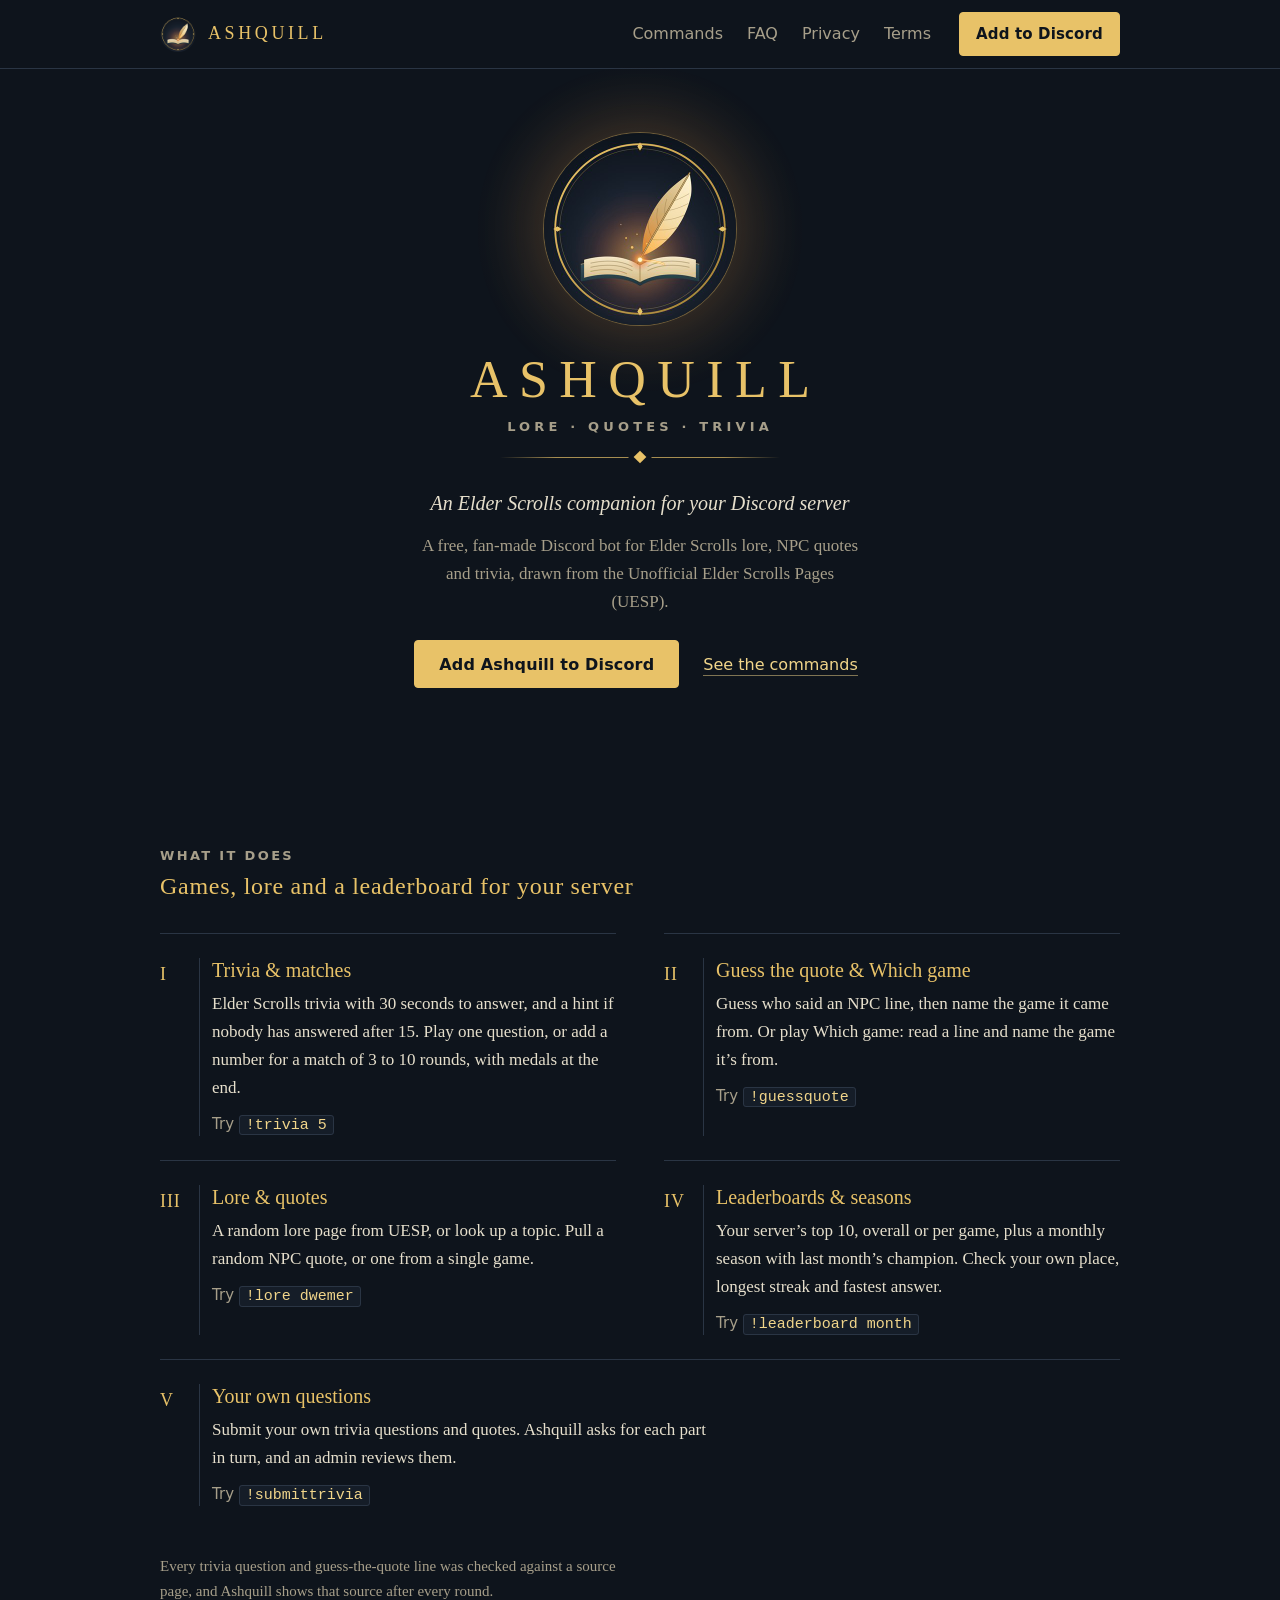
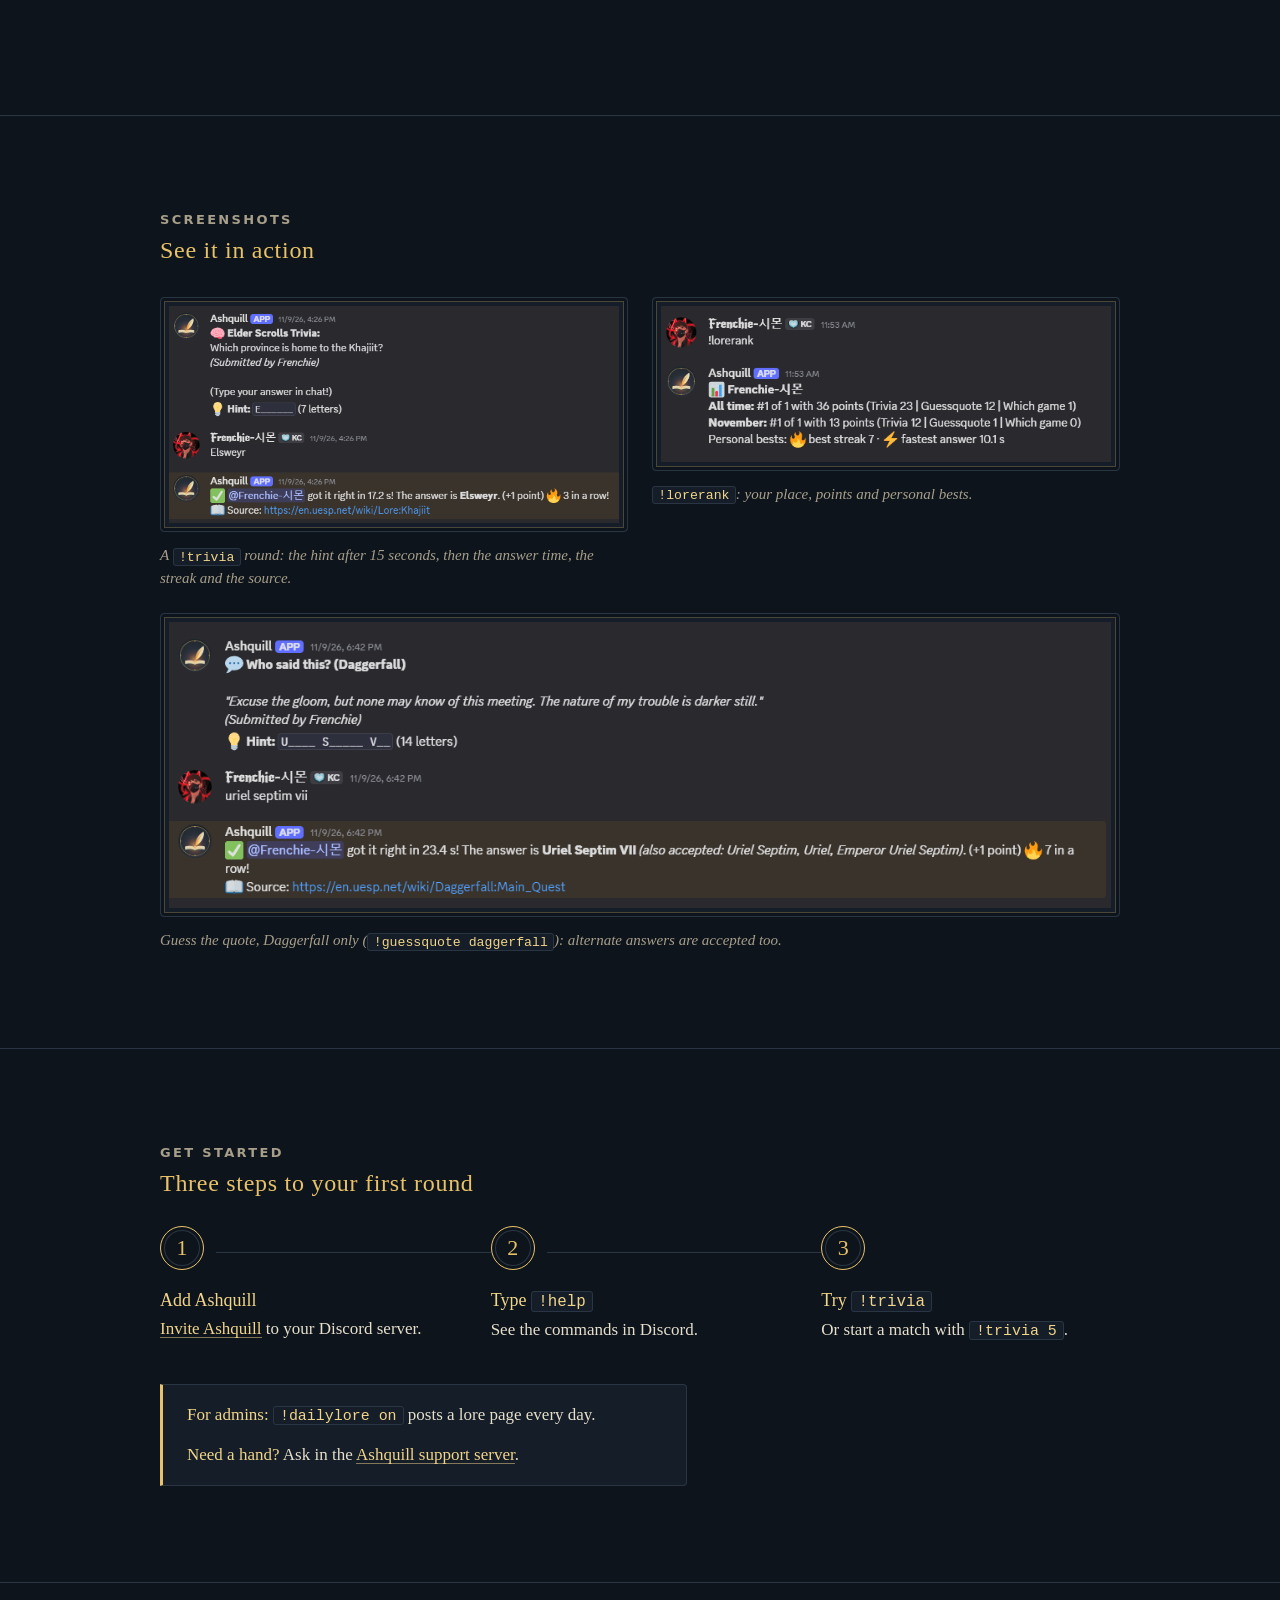
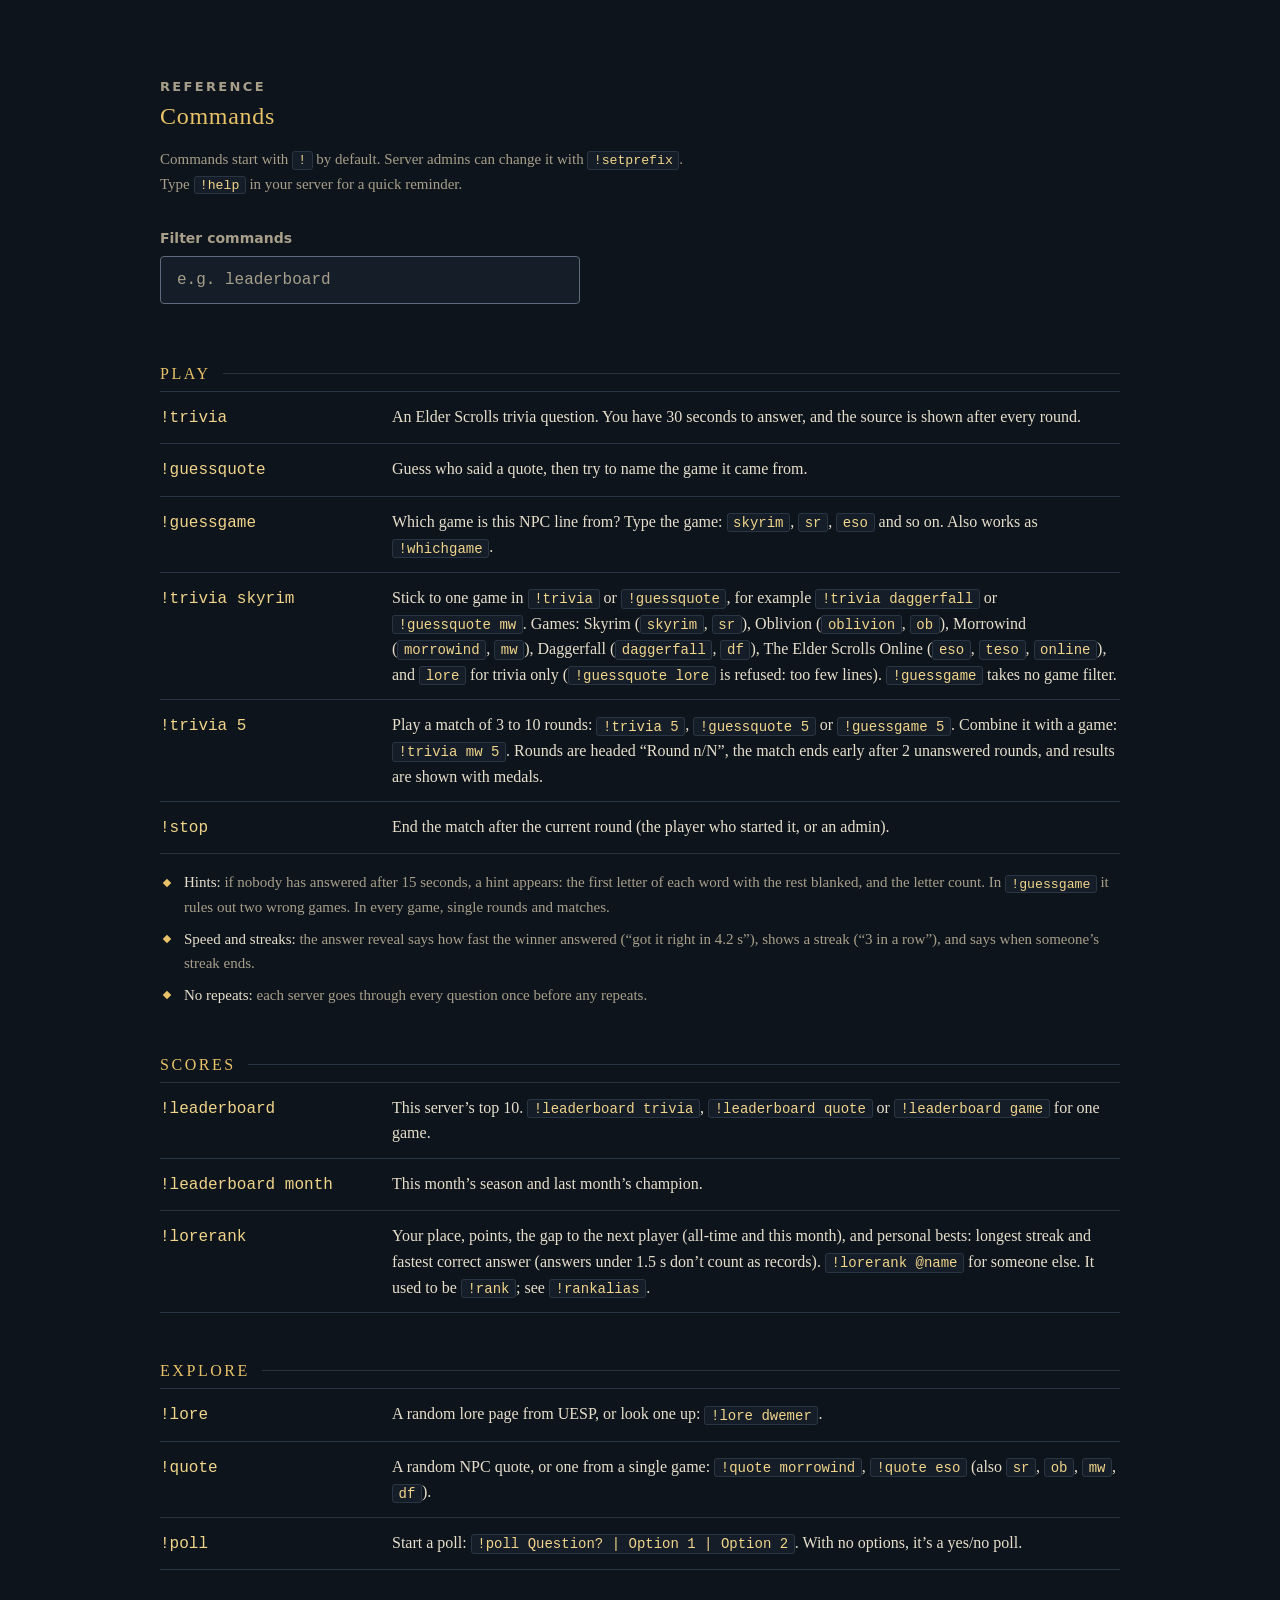
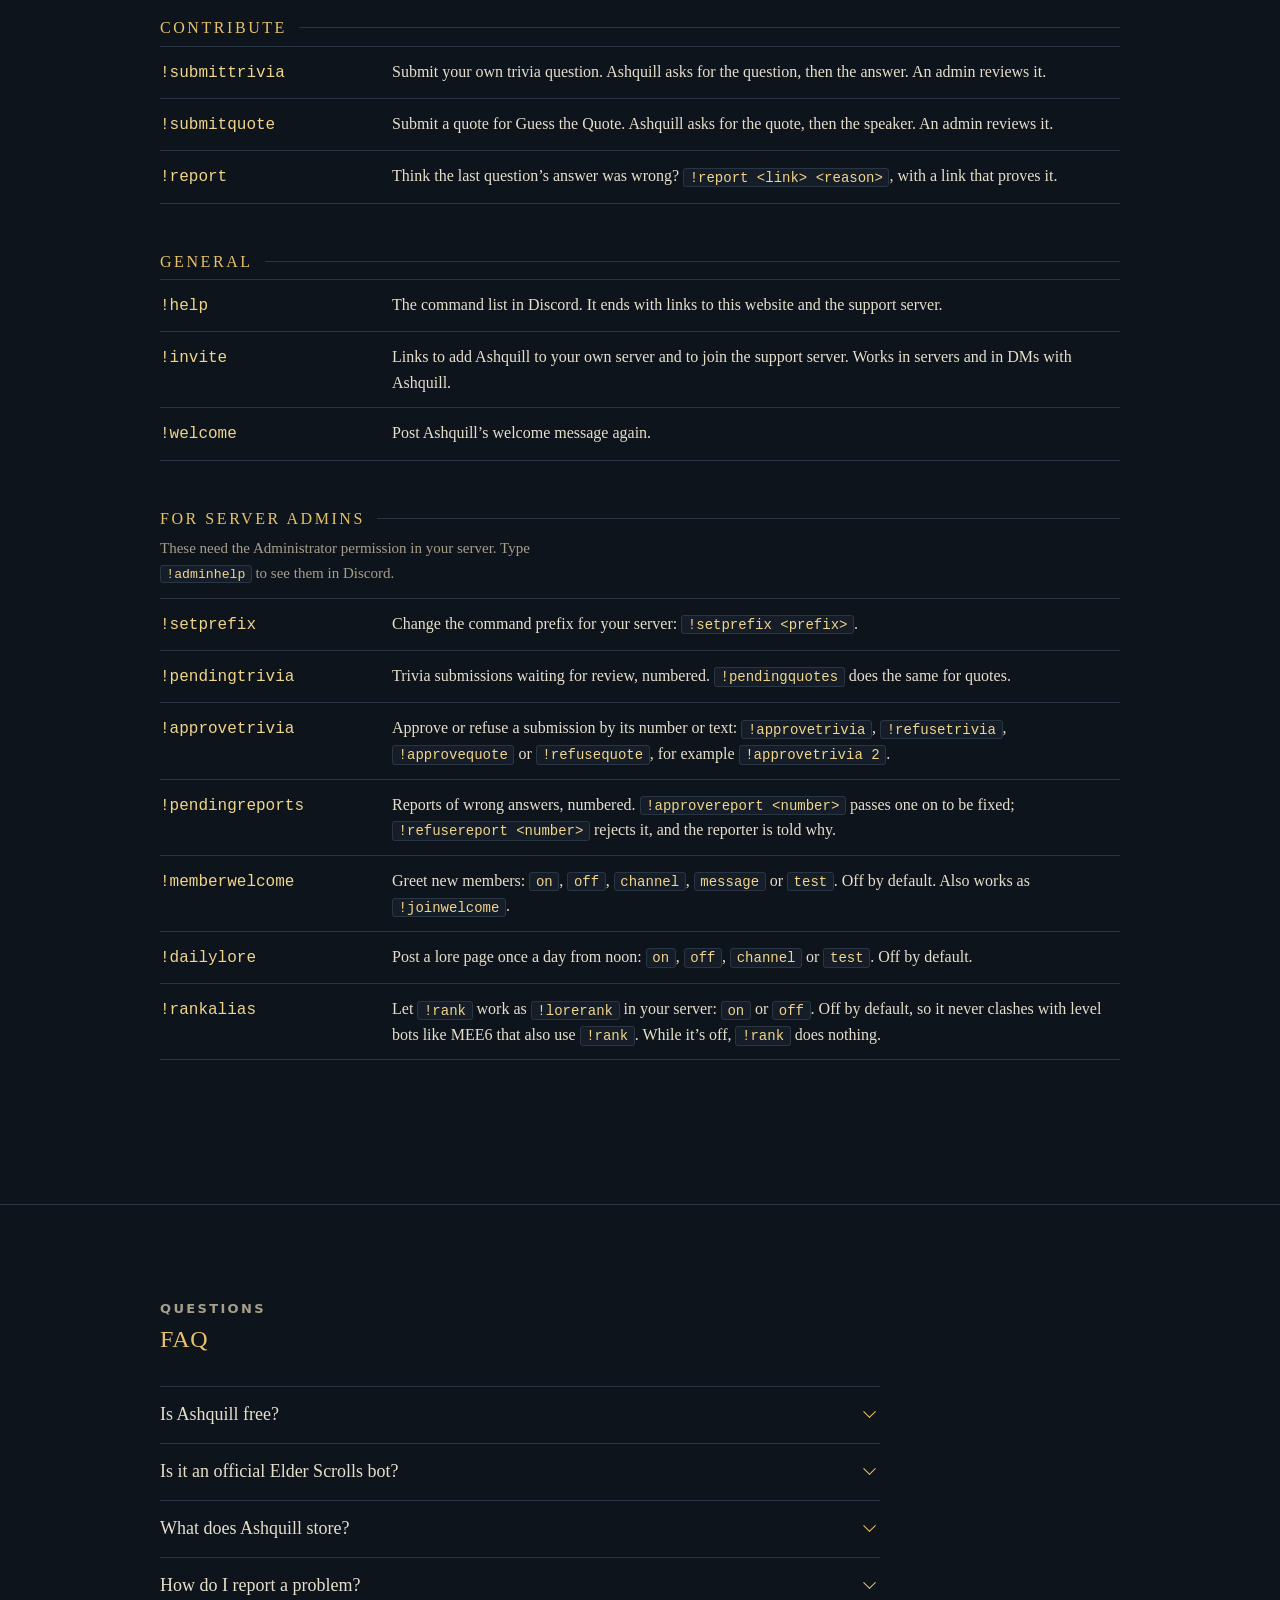
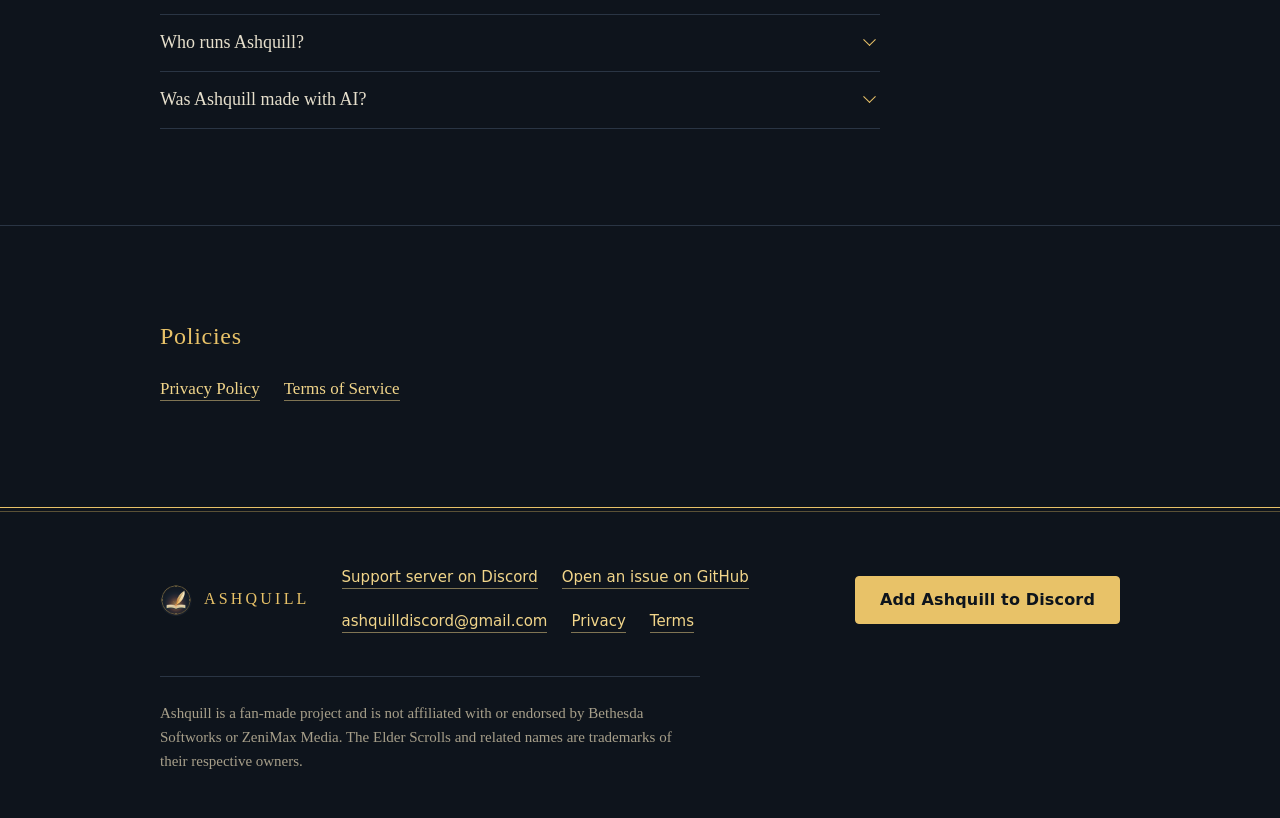
<file: index.html>
<!DOCTYPE html>
<html lang="en">
<head>
<meta charset="utf-8">
<meta name="viewport" content="width=device-width, initial-scale=1">
<title>Ashquill: Elder Scrolls lore, quotes and trivia for Discord</title>
<meta name="description" content="Ashquill is a free, fan-made Discord bot for Elder Scrolls trivia, NPC quotes and lore from UESP, with matches, hints, streaks and server leaderboards.">
<link rel="canonical" href="https://frenchietmh.github.io/ashquill/">
<link rel="icon" href="img/favicon-32.png" type="image/png" sizes="32x32">
<link rel="apple-touch-icon" href="img/apple-touch-icon.png" sizes="180x180">
<meta name="theme-color" content="#e8c268">
<meta property="og:type" content="website">
<meta property="og:site_name" content="Ashquill">
<meta property="og:title" content="Ashquill: Elder Scrolls lore, quotes and trivia for Discord">
<meta property="og:description" content="Ashquill is a free, fan-made Discord bot for Elder Scrolls trivia, NPC quotes and lore from UESP, with matches, hints, streaks and server leaderboards.">
<meta property="og:url" content="https://frenchietmh.github.io/ashquill/">
<meta property="og:image" content="https://frenchietmh.github.io/ashquill/img/social-preview.jpg">
<meta property="og:image:type" content="image/jpeg">
<meta property="og:image:width" content="1200">
<meta property="og:image:height" content="630">
<meta property="og:image:alt" content="The Ashquill banner: the name Ashquill above the words Lore, Quotes, Trivia, beside a glowing quill writing in an open book, in gold on dark navy.">
<meta name="twitter:card" content="summary_large_image">
<meta name="twitter:title" content="Ashquill: Elder Scrolls lore, quotes and trivia for Discord">
<meta name="twitter:description" content="Ashquill is a free, fan-made Discord bot for Elder Scrolls trivia, NPC quotes and lore from UESP, with matches, hints, streaks and server leaderboards.">
<meta name="twitter:image" content="https://frenchietmh.github.io/ashquill/img/social-preview.jpg">
<meta name="twitter:image:alt" content="The Ashquill banner: the name Ashquill above the words Lore, Quotes, Trivia, beside a glowing quill writing in an open book, in gold on dark navy.">
<link rel="stylesheet" href="styles.css">
<script type="application/ld+json">
{
  "@context": "https://schema.org",
  "@type": "SoftwareApplication",
  "name": "Ashquill",
  "description": "A free, fan-made Discord bot for Elder Scrolls lore, NPC quotes and trivia, drawn from the Unofficial Elder Scrolls Pages (UESP).",
  "url": "https://frenchietmh.github.io/ashquill/",
  "image": "https://frenchietmh.github.io/ashquill/ashquill.png",
  "applicationCategory": "GameApplication",
  "operatingSystem": "Discord",
  "isAccessibleForFree": true,
  "offers": {
    "@type": "Offer",
    "price": "0",
    "priceCurrency": "USD"
  }
}
</script>
</head>
<body>
<a class="skip" href="#main">Skip to content</a>

<header class="site-header">
  <div class="container">
    <a class="brand" href="index.html"><img src="img/logo-96.png" alt="" width="36" height="36">ASHQUILL</a>
    <nav class="site-nav" aria-label="Main">
      <ul>
        <li><a href="#commands">Commands</a></li>
        <li><a href="#faq">FAQ</a></li>
        <li><a href="privacy.html">Privacy</a></li>
        <li><a href="terms.html">Terms</a></li>
      </ul>
    </nav>
    <a class="btn btn--small" href="https://discord.com/oauth2/authorize?client_id=1350625493149548565">Add to Discord</a>
  </div>
</header>

<main id="main">

  <section class="hero" aria-labelledby="hero-title">
    <div class="container">
      <img class="hero-logo" src="img/logo-384.jpg" alt="Ashquill logo: a glowing quill writing in an open book" width="192" height="192">
      <h1 id="hero-title">Ashquill</h1>
      <span class="kicker">Lore &middot; Quotes &middot; Trivia</span>
      <span class="rule" aria-hidden="true"></span>
      <p class="tagline">An Elder Scrolls companion for your Discord server</p>
      <p class="what">A free, fan-made Discord bot for Elder Scrolls lore, NPC quotes and trivia, drawn from the Unofficial Elder Scrolls Pages (UESP).</p>
      <div class="hero-actions">
        <a class="btn" href="https://discord.com/oauth2/authorize?client_id=1350625493149548565">Add Ashquill to Discord</a>
        <a class="text-link" href="#commands">See the commands</a>
      </div>
    </div>
  </section>

  <section class="section" id="features" aria-labelledby="features-title">
    <div class="container">
      <div class="section-head">
        <span class="kicker">What it does</span>
        <h2 id="features-title">Games, lore and a leaderboard for your server</h2>
      </div>
      <ul class="ledger">
        <li>
          <span class="num" aria-hidden="true">I</span>
          <div>
            <h3>Trivia &amp; matches</h3>
            <p>Elder Scrolls trivia with 30 seconds to answer, and a hint if nobody has answered after 15. Play one question, or add a number for a match of 3 to 10 rounds, with medals at the end.</p>
            <p class="try">Try <code>!trivia 5</code></p>
          </div>
        </li>
        <li>
          <span class="num" aria-hidden="true">II</span>
          <div>
            <h3>Guess the quote &amp; Which game</h3>
            <p>Guess who said an NPC line, then name the game it came from. Or play Which game: read a line and name the game it&rsquo;s from.</p>
            <p class="try">Try <code>!guessquote</code></p>
          </div>
        </li>
        <li>
          <span class="num" aria-hidden="true">III</span>
          <div>
            <h3>Lore &amp; quotes</h3>
            <p>A random lore page from UESP, or look up a topic. Pull a random NPC quote, or one from a single game.</p>
            <p class="try">Try <code>!lore dwemer</code></p>
          </div>
        </li>
        <li>
          <span class="num" aria-hidden="true">IV</span>
          <div>
            <h3>Leaderboards &amp; seasons</h3>
            <p>Your server&rsquo;s top 10, overall or per game, plus a monthly season with last month&rsquo;s champion. Check your own place, longest streak and fastest answer.</p>
            <p class="try">Try <code>!leaderboard month</code></p>
          </div>
        </li>
        <li>
          <span class="num" aria-hidden="true">V</span>
          <div>
            <h3>Your own questions</h3>
            <p>Submit your own trivia questions and quotes. Ashquill asks for each part in turn, and an admin reviews them.</p>
            <p class="try">Try <code>!submittrivia</code></p>
          </div>
        </li>
      </ul>
      <p class="sourced">Every trivia question and guess-the-quote line was checked against a source page, and Ashquill shows that source after every round.</p>
    </div>
  </section>

  <section class="section" id="in-action" aria-labelledby="shots-title">
    <div class="container">
      <div class="section-head">
        <span class="kicker">Screenshots</span>
        <h2 id="shots-title">See it in action</h2>
      </div>
      <ul class="shots">
        <li>
          <figure class="shot">
            <div class="shot-frame">
              <a href="img/shot-trivia.png" title="Open the full-size screenshot"><img src="img/shot-trivia.png" width="675" height="326" loading="lazy" decoding="async"
                   alt="Discord chat. Ashquill asks: Which province is home to the Khajiit? A hint shows E followed by blanks, 7 letters. A player answers Elsweyr. Ashquill replies: got it right in 17.2 s, the answer is Elsweyr, +1 point, 3 in a row, with a UESP source link."></a>
            </div>
            <figcaption>A <code>!trivia</code> round: the hint after 15 seconds, then the answer time, the streak and the source.</figcaption>
          </figure>
        </li>
        <li>
          <figure class="shot">
            <div class="shot-frame">
              <a href="img/shot-lorerank.png" title="Open the full-size screenshot"><img src="img/shot-lorerank.png" width="598" height="207" loading="lazy" decoding="async"
                   alt="Discord chat. A player types !lorerank. Ashquill replies with their all-time place and points split into Trivia, Guessquote and Which game, the same for November, and personal bests: best streak 7, fastest answer 10.1 s."></a>
            </div>
            <figcaption><code>!lorerank</code>: your place, points and personal bests.</figcaption>
          </figure>
        </li>
        <li>
          <figure class="shot">
            <div class="shot-frame">
              <a href="img/shot-daggerfall.png" title="Open the full-size screenshot"><img src="img/shot-daggerfall.png" width="1127" height="342" loading="lazy" decoding="async"
                   alt="Discord chat. Ashquill asks: Who said this? (Daggerfall), with a quote and a hint U, S, V with blanks, 14 letters. A player answers uriel septim vii. Ashquill replies: got it right in 23.4 s, the answer is Uriel Septim VII, also accepted Uriel Septim, Uriel, Emperor Uriel Septim, +1 point, 7 in a row, with a UESP source link."></a>
            </div>
            <figcaption>Guess the quote, Daggerfall only (<code>!guessquote daggerfall</code>): alternate answers are accepted too.</figcaption>
          </figure>
        </li>
      </ul>
    </div>
  </section>

  <section class="section" id="get-started" aria-labelledby="start-title">
    <div class="container">
      <div class="section-head">
        <span class="kicker">Get started</span>
        <h2 id="start-title">Three steps to your first round</h2>
      </div>
      <ol class="steps">
        <li>
          <h3>Add Ashquill</h3>
          <p><a href="https://discord.com/oauth2/authorize?client_id=1350625493149548565">Invite Ashquill</a> to your Discord server.</p>
        </li>
        <li>
          <h3>Type <code>!help</code></h3>
          <p>See the commands in Discord.</p>
        </li>
        <li>
          <h3>Try <code>!trivia</code></h3>
          <p>Or start a match with <code>!trivia 5</code>.</p>
        </li>
      </ol>
      <div class="aside">
        <p><strong>For admins:</strong> <code>!dailylore on</code> posts a lore page every day.</p>
        <p><strong>Need a hand?</strong> Ask in the <a href="https://discord.gg/X2mpSVK5D3">Ashquill support server</a>.</p>
      </div>
    </div>
  </section>

  <section class="section" id="commands" aria-labelledby="commands-title">
    <div class="container">
      <div class="section-head">
        <span class="kicker">Reference</span>
        <h2 id="commands-title">Commands</h2>
        <p class="note">Commands start with <code>!</code> by default. Server admins can change it with <code>!setprefix</code>.
        Type <code>!help</code> in your server for a quick reminder.</p>
      </div>

      <div class="filter" id="cmd-filter" hidden>
        <label for="cmd-filter-input">Filter commands</label>
        <input type="search" id="cmd-filter-input" placeholder="e.g. leaderboard" autocomplete="off" spellcheck="false">
        <p class="filter-status" id="cmd-filter-status" aria-live="polite"></p>
      </div>

      <div class="cmd-group">
        <h3>Play</h3>
        <ul class="cmds">
          <li><code>!trivia</code><span class="desc">An Elder Scrolls trivia question. You have 30 seconds to answer, and the source is shown after every round.</span></li>
          <li><code>!guessquote</code><span class="desc">Guess who said a quote, then try to name the game it came from.</span></li>
          <li><code>!guessgame</code><span class="desc">Which game is this NPC line from? Type the game: <code>skyrim</code>, <code>sr</code>, <code>eso</code> and so on. Also works as <code>!whichgame</code>.</span></li>
          <li><code>!trivia skyrim</code><span class="desc">Stick to one game in <code>!trivia</code> or <code>!guessquote</code>, for example <code>!trivia daggerfall</code> or <code>!guessquote mw</code>.
            Games: Skyrim (<code>skyrim</code>, <code>sr</code>), Oblivion (<code>oblivion</code>, <code>ob</code>), Morrowind (<code>morrowind</code>, <code>mw</code>),
            Daggerfall (<code>daggerfall</code>, <code>df</code>), The Elder Scrolls Online (<code>eso</code>, <code>teso</code>, <code>online</code>),
            and <code>lore</code> for trivia only (<code>!guessquote lore</code> is refused: too few lines). <code>!guessgame</code> takes no game filter.</span></li>
          <li><code>!trivia 5</code><span class="desc">Play a match of 3 to 10 rounds: <code>!trivia 5</code>, <code>!guessquote 5</code> or <code>!guessgame 5</code>.
            Combine it with a game: <code>!trivia mw 5</code>. Rounds are headed &ldquo;Round n/N&rdquo;, the match ends early after 2 unanswered rounds,
            and results are shown with medals.</span></li>
          <li><code>!stop</code><span class="desc">End the match after the current round (the player who started it, or an admin).</span></li>
        </ul>
        <ul class="notes">
          <li><strong>Hints:</strong> if nobody has answered after 15 seconds, a hint appears: the first letter of each word with the rest blanked,
            and the letter count. In <code>!guessgame</code> it rules out two wrong games. In every game, single rounds and matches.</li>
          <li><strong>Speed and streaks:</strong> the answer reveal says how fast the winner answered (&ldquo;got it right in 4.2 s&rdquo;),
            shows a streak (&ldquo;3 in a row&rdquo;), and says when someone&rsquo;s streak ends.</li>
          <li><strong>No repeats:</strong> each server goes through every question once before any repeats.</li>
        </ul>
      </div>

      <div class="cmd-group">
        <h3>Scores</h3>
        <ul class="cmds">
          <li><code>!leaderboard</code><span class="desc">This server&rsquo;s top 10. <code>!leaderboard trivia</code>, <code>!leaderboard quote</code> or <code>!leaderboard game</code> for one game.</span></li>
          <li><code>!leaderboard month</code><span class="desc">This month&rsquo;s season and last month&rsquo;s champion.</span></li>
          <li><code>!lorerank</code><span class="desc">Your place, points, the gap to the next player (all-time and this month), and personal bests:
            longest streak and fastest correct answer (answers under 1.5 s don&rsquo;t count as records). <code>!lorerank @name</code> for someone else.
            It used to be <code>!rank</code>; see <code>!rankalias</code>.</span></li>
        </ul>
      </div>

      <div class="cmd-group">
        <h3>Explore</h3>
        <ul class="cmds">
          <li><code>!lore</code><span class="desc">A random lore page from UESP, or look one up: <code>!lore dwemer</code>.</span></li>
          <li><code>!quote</code><span class="desc">A random NPC quote, or one from a single game: <code>!quote morrowind</code>, <code>!quote eso</code> (also <code>sr</code>, <code>ob</code>, <code>mw</code>, <code>df</code>).</span></li>
          <li><code>!poll</code><span class="desc">Start a poll: <code>!poll Question? | Option 1 | Option 2</code>. With no options, it&rsquo;s a yes/no poll.</span></li>
        </ul>
      </div>

      <div class="cmd-group">
        <h3>Contribute</h3>
        <ul class="cmds">
          <li><code>!submittrivia</code><span class="desc">Submit your own trivia question. Ashquill asks for the question, then the answer. An admin reviews it.</span></li>
          <li><code>!submitquote</code><span class="desc">Submit a quote for Guess the Quote. Ashquill asks for the quote, then the speaker. An admin reviews it.</span></li>
          <li><code>!report</code><span class="desc">Think the last question&rsquo;s answer was wrong? <code>!report &lt;link&gt; &lt;reason&gt;</code>, with a link that proves it.</span></li>
        </ul>
      </div>

      <div class="cmd-group">
        <h3>General</h3>
        <ul class="cmds">
          <li><code>!help</code><span class="desc">The command list in Discord. It ends with links to this website and the support server.</span></li>
          <li><code>!invite</code><span class="desc">Links to add Ashquill to your own server and to join the support server. Works in servers and in DMs with Ashquill.</span></li>
          <li><code>!welcome</code><span class="desc">Post Ashquill&rsquo;s welcome message again.</span></li>
        </ul>
      </div>

      <div class="cmd-group">
        <h3>For server admins</h3>
        <p class="note">These need the Administrator permission in your server. Type <code>!adminhelp</code> to see them in Discord.</p>
        <ul class="cmds">
          <li><code>!setprefix</code><span class="desc">Change the command prefix for your server: <code>!setprefix &lt;prefix&gt;</code>.</span></li>
          <li><code>!pendingtrivia</code><span class="desc">Trivia submissions waiting for review, numbered. <code>!pendingquotes</code> does the same for quotes.</span></li>
          <li><code>!approvetrivia</code><span class="desc">Approve or refuse a submission by its number or text: <code>!approvetrivia</code>, <code>!refusetrivia</code>,
            <code>!approvequote</code> or <code>!refusequote</code>, for example <code>!approvetrivia 2</code>.</span></li>
          <li><code>!pendingreports</code><span class="desc">Reports of wrong answers, numbered. <code>!approvereport &lt;number&gt;</code> passes one on to be fixed;
            <code>!refusereport &lt;number&gt;</code> rejects it, and the reporter is told why.</span></li>
          <li><code>!memberwelcome</code><span class="desc">Greet new members: <code>on</code>, <code>off</code>, <code>channel</code>, <code>message</code> or <code>test</code>. Off by default. Also works as <code>!joinwelcome</code>.</span></li>
          <li><code>!dailylore</code><span class="desc">Post a lore page once a day from noon: <code>on</code>, <code>off</code>, <code>channel</code> or <code>test</code>. Off by default.</span></li>
          <li><code>!rankalias</code><span class="desc">Let <code>!rank</code> work as <code>!lorerank</code> in your server: <code>on</code> or <code>off</code>. Off by default, so it never clashes with level bots like MEE6 that also use <code>!rank</code>. While it&rsquo;s off, <code>!rank</code> does nothing.</span></li>
        </ul>
      </div>
      <p class="no-match" id="cmd-no-match" hidden>No commands match that filter.</p>
    </div>
  </section>

  <section class="section" id="faq" aria-labelledby="faq-title">
    <div class="container">
      <div class="section-head">
        <span class="kicker">Questions</span>
        <h2 id="faq-title">FAQ</h2>
      </div>
      <div class="faq">
        <details>
          <summary>Is Ashquill free?</summary>
          <div class="answer">
            <p>Yes. As the <a href="terms.html">Terms of Service</a> put it, Ashquill is provided free and as is.</p>
          </div>
        </details>
        <details>
          <summary>Is it an official Elder Scrolls bot?</summary>
          <div class="answer">
            <p>No. Ashquill is a fan-made project and is not affiliated with or endorsed by Bethesda Softworks or ZeniMax Media.
            The Elder Scrolls and related names are trademarks of their respective owners.</p>
          </div>
        </details>
        <details>
          <summary>What does Ashquill store?</summary>
          <div class="answer">
            <p>Among other things, your Discord user ID with your points and personal bests, anything you submit or report, and server settings.
            The <a href="privacy.html">Privacy Policy</a> lists exactly what is stored, how long logs are kept, and how to have your data deleted.</p>
          </div>
        </details>
        <details>
          <summary>How do I report a problem?</summary>
          <div class="answer">
            <p>A wrong answer: type <code>!report &lt;link&gt; &lt;reason&gt;</code> in Discord, with a link that proves it.
            Help, questions and suggestions: join the <a href="https://discord.gg/X2mpSVK5D3">Ashquill support server</a>.
            Bugs: you can also <a href="https://github.com/FrenchieTMH/ashquill/issues">open an issue on GitHub</a>.
            Privacy or data requests: email <a href="mailto:ashquilldiscord@gmail.com">ashquilldiscord@gmail.com</a>.</p>
          </div>
        </details>
        <details>
          <summary>Who runs Ashquill?</summary>
          <div class="answer">
            <p>One person, as a hobby project. Ashquill runs on the owner&rsquo;s own computer.</p>
          </div>
        </details>
        <details>
          <summary>Was Ashquill made with AI?</summary>
          <div class="answer">
            <p>Yes, it&rsquo;s vibe coded. The bot and this website were built with the help of an AI coding assistant (Claude),
            directed and tested by the owner. The trivia answers and quotes come from UESP, and each one was checked against its
            source page, which Ashquill shows after every round. Spotted a mistake? Use <code>!report</code>.</p>
          </div>
        </details>
      </div>
    </div>
  </section>

  <section class="section" id="policies" aria-labelledby="policies-title">
    <div class="container">
      <h2 id="policies-title">Policies</h2>
      <ul class="policies">
        <li><a href="privacy.html">Privacy Policy</a></li>
        <li><a href="terms.html">Terms of Service</a></li>
      </ul>
    </div>
  </section>

</main>

<footer class="site-footer">
  <div class="container">
    <div class="footer-top">
      <p class="footer-brand"><img src="img/logo-96.png" alt="" width="32" height="32" loading="lazy">ASHQUILL</p>
      <ul class="footer-links">
        <li><a href="https://discord.gg/X2mpSVK5D3">Support server on Discord</a></li>
        <li><a href="https://github.com/FrenchieTMH/ashquill/issues">Open an issue on GitHub</a></li>
        <li><a href="mailto:ashquilldiscord@gmail.com">ashquilldiscord@gmail.com</a></li>
        <li><a href="privacy.html">Privacy</a></li>
        <li><a href="terms.html">Terms</a></li>
      </ul>
      <a class="btn" href="https://discord.com/oauth2/authorize?client_id=1350625493149548565">Add Ashquill to Discord</a>
    </div>
    <p class="disclaimer">Ashquill is a fan-made project and is not affiliated with or endorsed by Bethesda Softworks or ZeniMax Media.
    The Elder Scrolls and related names are trademarks of their respective owners.</p>
  </div>
</footer>

<script>
/* Optional command filter. Without JavaScript the box stays hidden and the full list shows. */
(function () {
  var box = document.getElementById('cmd-filter');
  var input = document.getElementById('cmd-filter-input');
  var status = document.getElementById('cmd-filter-status');
  var none = document.getElementById('cmd-no-match');
  if (!box || !input || !status || !none) return;
  var groups = Array.prototype.slice.call(document.querySelectorAll('#commands .cmd-group'));
  box.hidden = false;
  input.addEventListener('input', function () {
    var q = input.value.trim().toLowerCase().replace(/^!/, '');
    var shown = 0;
    groups.forEach(function (g) {
      var visible = 0;
      Array.prototype.forEach.call(g.querySelectorAll('.cmds > li'), function (li) {
        var match = !q || li.textContent.toLowerCase().indexOf(q) !== -1;
        li.hidden = !match;
        if (match) visible++;
      });
      var notes = g.querySelector('.notes');
      if (notes) notes.hidden = !!q;
      g.hidden = visible === 0;
      shown += visible;
    });
    none.hidden = shown !== 0;
    status.textContent = q ? (shown === 1 ? '1 command shown' : shown + ' commands shown') : '';
  });
})();
</script>
</body>
</html>
</file>
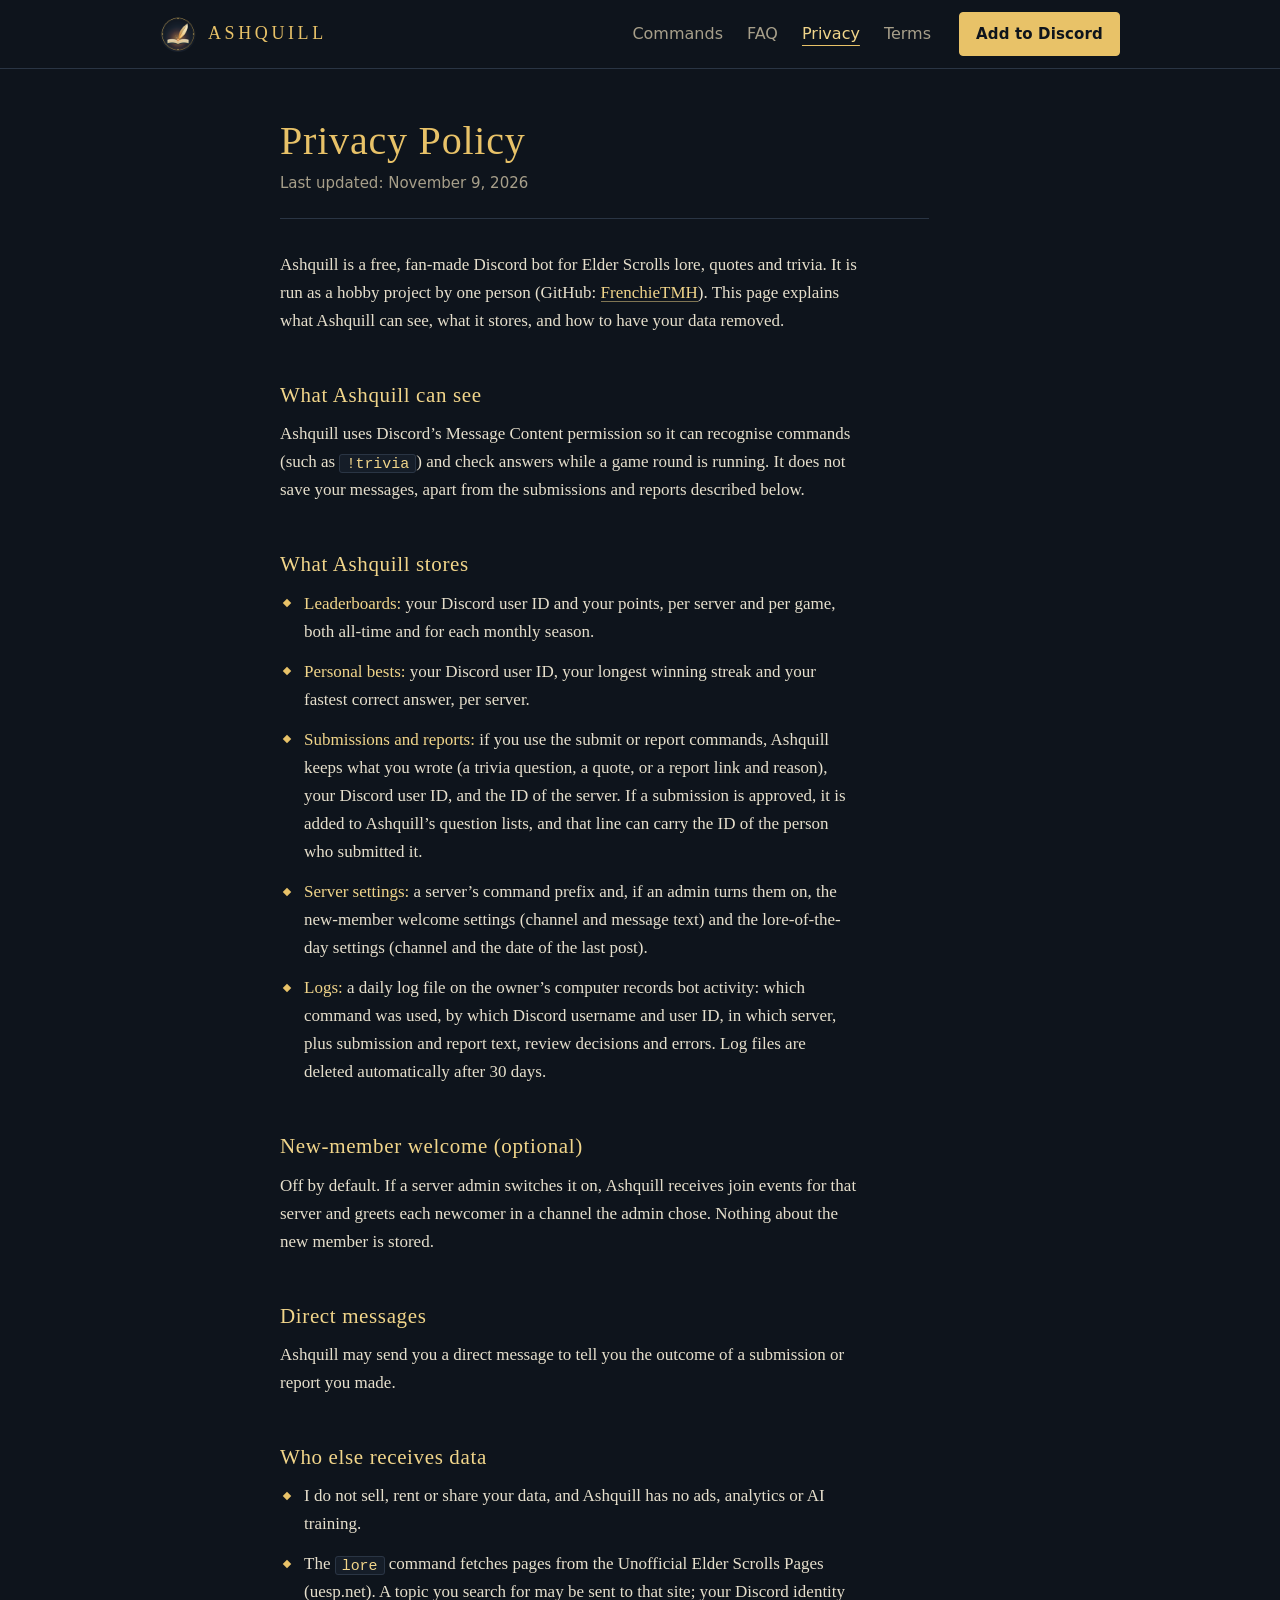
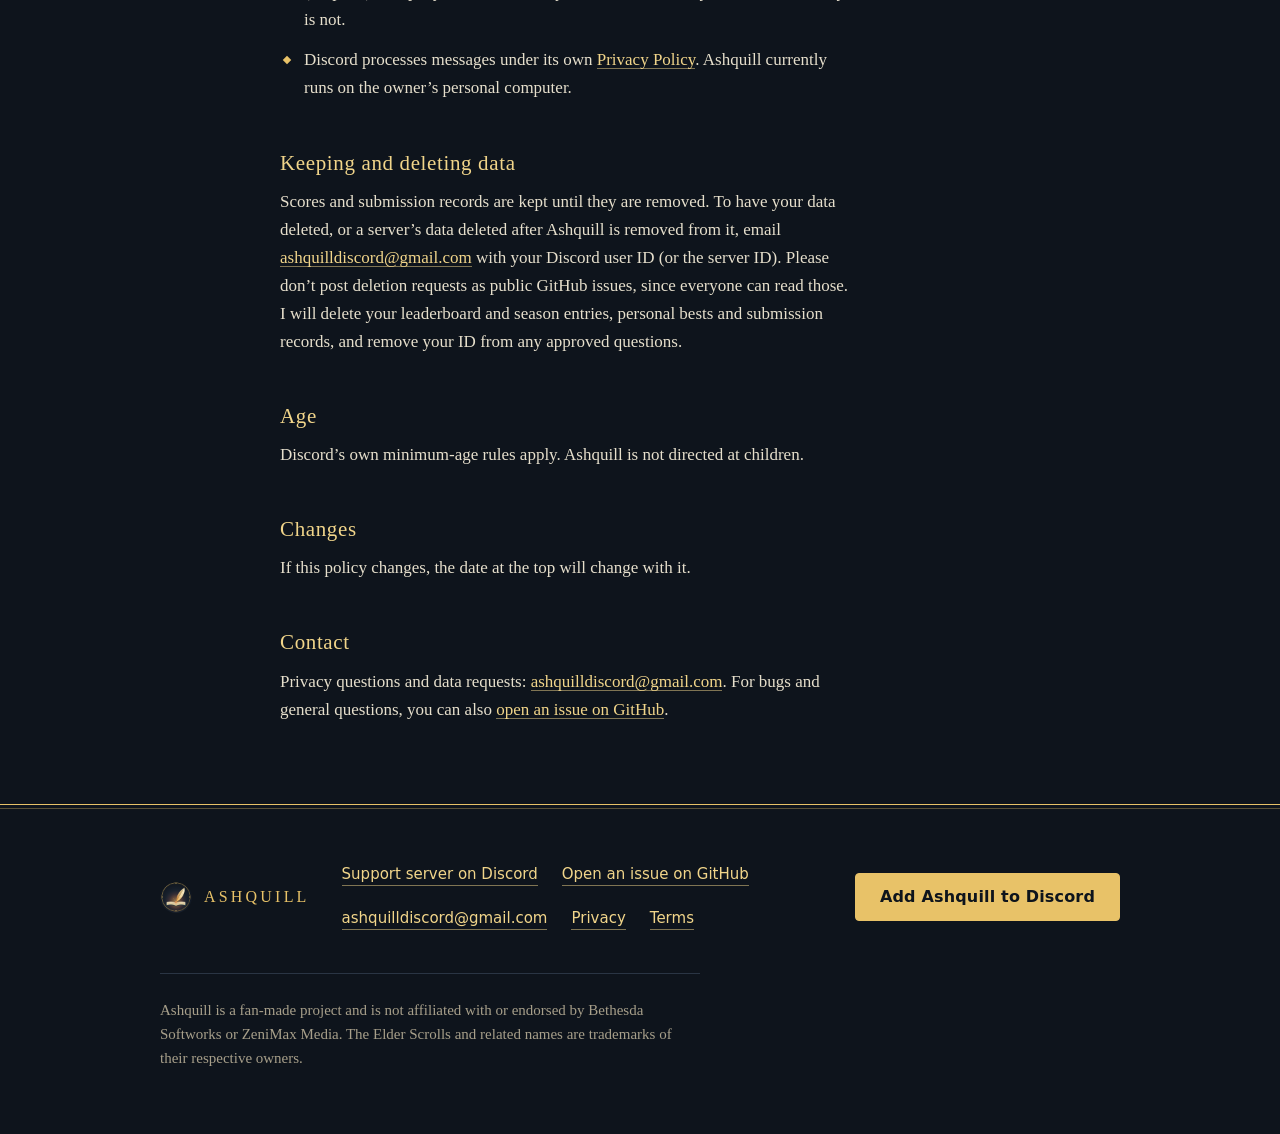
<file: privacy.html>
<!DOCTYPE html>
<html lang="en">
<head>
<meta charset="utf-8">
<meta name="viewport" content="width=device-width, initial-scale=1">
<title>Privacy Policy - Ashquill, a fan-made Elder Scrolls bot</title>
<meta name="description" content="What Ashquill, a fan-made Elder Scrolls Discord bot, stores (user IDs, points, submissions, settings, 30-day logs) and how to have your data deleted.">
<link rel="canonical" href="https://frenchietmh.github.io/ashquill/privacy.html">
<link rel="icon" href="img/favicon-32.png" type="image/png" sizes="32x32">
<link rel="apple-touch-icon" href="img/apple-touch-icon.png" sizes="180x180">
<meta name="theme-color" content="#e8c268">
<meta property="og:type" content="website">
<meta property="og:site_name" content="Ashquill">
<meta property="og:title" content="Privacy Policy - Ashquill, a fan-made Elder Scrolls bot">
<meta property="og:description" content="What Ashquill, a fan-made Elder Scrolls Discord bot, stores (user IDs, points, submissions, settings, 30-day logs) and how to have your data deleted.">
<meta property="og:url" content="https://frenchietmh.github.io/ashquill/privacy.html">
<meta property="og:image" content="https://frenchietmh.github.io/ashquill/img/social-preview.jpg">
<meta property="og:image:type" content="image/jpeg">
<meta property="og:image:width" content="1200">
<meta property="og:image:height" content="630">
<meta property="og:image:alt" content="The Ashquill banner: the name Ashquill above the words Lore, Quotes, Trivia, beside a glowing quill writing in an open book, in gold on dark navy.">
<meta name="twitter:card" content="summary_large_image">
<meta name="twitter:title" content="Privacy Policy - Ashquill, a fan-made Elder Scrolls bot">
<meta name="twitter:description" content="What Ashquill, a fan-made Elder Scrolls Discord bot, stores (user IDs, points, submissions, settings, 30-day logs) and how to have your data deleted.">
<meta name="twitter:image" content="https://frenchietmh.github.io/ashquill/img/social-preview.jpg">
<meta name="twitter:image:alt" content="The Ashquill banner: the name Ashquill above the words Lore, Quotes, Trivia, beside a glowing quill writing in an open book, in gold on dark navy.">
<link rel="stylesheet" href="styles.css">
</head>
<body>
<a class="skip" href="#main">Skip to content</a>

<header class="site-header">
  <div class="container">
    <a class="brand" href="index.html"><img src="img/logo-96.png" alt="" width="36" height="36">ASHQUILL</a>
    <nav class="site-nav" aria-label="Main">
      <ul>
        <li><a href="index.html#commands">Commands</a></li>
        <li><a href="index.html#faq">FAQ</a></li>
        <li><a href="privacy.html" aria-current="page">Privacy</a></li>
        <li><a href="terms.html">Terms</a></li>
      </ul>
    </nav>
    <a class="btn btn--small" href="https://discord.com/oauth2/authorize?client_id=1350625493149548565">Add to Discord</a>
  </div>
</header>

<main id="main" class="legal">
  <div class="container container--prose">
<article>
<h1>Privacy Policy</h1>
<p class="meta">Last updated: November 9, 2026</p>

<p>Ashquill is a free, fan-made Discord bot for Elder Scrolls lore, quotes and trivia.
It is run as a hobby project by one person (GitHub: <a href="https://github.com/FrenchieTMH">FrenchieTMH</a>).
This page explains what Ashquill can see, what it stores, and how to have your data removed.</p>

<h2>What Ashquill can see</h2>
<p>Ashquill uses Discord&rsquo;s Message Content permission so it can recognise commands (such as <code>!trivia</code>)
and check answers while a game round is running. It does not save your messages, apart from the submissions and
reports described below.</p>

<h2>What Ashquill stores</h2>
<ul>
  <li><strong>Leaderboards:</strong> your Discord user ID and your points, per server and per game, both all-time
      and for each monthly season.</li>
  <li><strong>Personal bests:</strong> your Discord user ID, your longest winning streak and your fastest correct answer, per server.</li>
  <li><strong>Submissions and reports:</strong> if you use the submit or report commands, Ashquill keeps what you wrote
      (a trivia question, a quote, or a report link and reason), your Discord user ID, and the ID of the server.
      If a submission is approved, it is added to Ashquill&rsquo;s question lists, and that line can carry the ID of the person who submitted it.</li>
  <li><strong>Server settings:</strong> a server&rsquo;s command prefix and, if an admin turns them on, the new-member welcome
      settings (channel and message text) and the lore-of-the-day settings (channel and the date of the last post).</li>
  <li><strong>Logs:</strong> a daily log file on the owner&rsquo;s computer records bot activity: which command was used,
      by which Discord username and user ID, in which server, plus submission and report text, review decisions and errors.
      Log files are deleted automatically after 30 days.</li>
</ul>

<h2>New-member welcome (optional)</h2>
<p>Off by default. If a server admin switches it on, Ashquill receives join events for that server and greets
each newcomer in a channel the admin chose. Nothing about the new member is stored.</p>

<h2>Direct messages</h2>
<p>Ashquill may send you a direct message to tell you the outcome of a submission or report you made.</p>

<h2>Who else receives data</h2>
<ul>
  <li>I do not sell, rent or share your data, and Ashquill has no ads, analytics or AI training.</li>
  <li>The <code>lore</code> command fetches pages from the Unofficial Elder Scrolls Pages (uesp.net). A topic you search for
      may be sent to that site; your Discord identity is not.</li>
  <li>Discord processes messages under its own <a href="https://discord.com/privacy">Privacy Policy</a>.
      Ashquill currently runs on the owner&rsquo;s personal computer.</li>
</ul>

<h2>Keeping and deleting data</h2>
<p>Scores and submission records are kept until they are removed. To have your data deleted, or a server&rsquo;s data deleted
after Ashquill is removed from it, email <a href="mailto:ashquilldiscord@gmail.com">ashquilldiscord@gmail.com</a> with your Discord user ID (or the server ID).
Please don&rsquo;t post deletion requests as public GitHub issues, since everyone can read those.
I will delete your leaderboard and season entries, personal bests and submission records, and remove your ID from any approved questions.</p>

<h2>Age</h2>
<p>Discord&rsquo;s own minimum-age rules apply. Ashquill is not directed at children.</p>

<h2>Changes</h2>
<p>If this policy changes, the date at the top will change with it.</p>

<h2>Contact</h2>
<p>Privacy questions and data requests: <a href="mailto:ashquilldiscord@gmail.com">ashquilldiscord@gmail.com</a>.
For bugs and general questions, you can also <a href="https://github.com/FrenchieTMH/ashquill/issues">open an issue on GitHub</a>.</p>
</article>
  </div>
</main>

<footer class="site-footer">
  <div class="container">
    <div class="footer-top">
      <p class="footer-brand"><img src="img/logo-96.png" alt="" width="32" height="32" loading="lazy">ASHQUILL</p>
      <ul class="footer-links">
        <li><a href="https://discord.gg/X2mpSVK5D3">Support server on Discord</a></li>
        <li><a href="https://github.com/FrenchieTMH/ashquill/issues">Open an issue on GitHub</a></li>
        <li><a href="mailto:ashquilldiscord@gmail.com">ashquilldiscord@gmail.com</a></li>
        <li><a href="privacy.html">Privacy</a></li>
        <li><a href="terms.html">Terms</a></li>
      </ul>
      <a class="btn" href="https://discord.com/oauth2/authorize?client_id=1350625493149548565">Add Ashquill to Discord</a>
    </div>
    <p class="disclaimer">Ashquill is a fan-made project and is not affiliated with or endorsed by Bethesda Softworks or ZeniMax Media.
    The Elder Scrolls and related names are trademarks of their respective owners.</p>
  </div>
</footer>
</body>
</html>
</file>
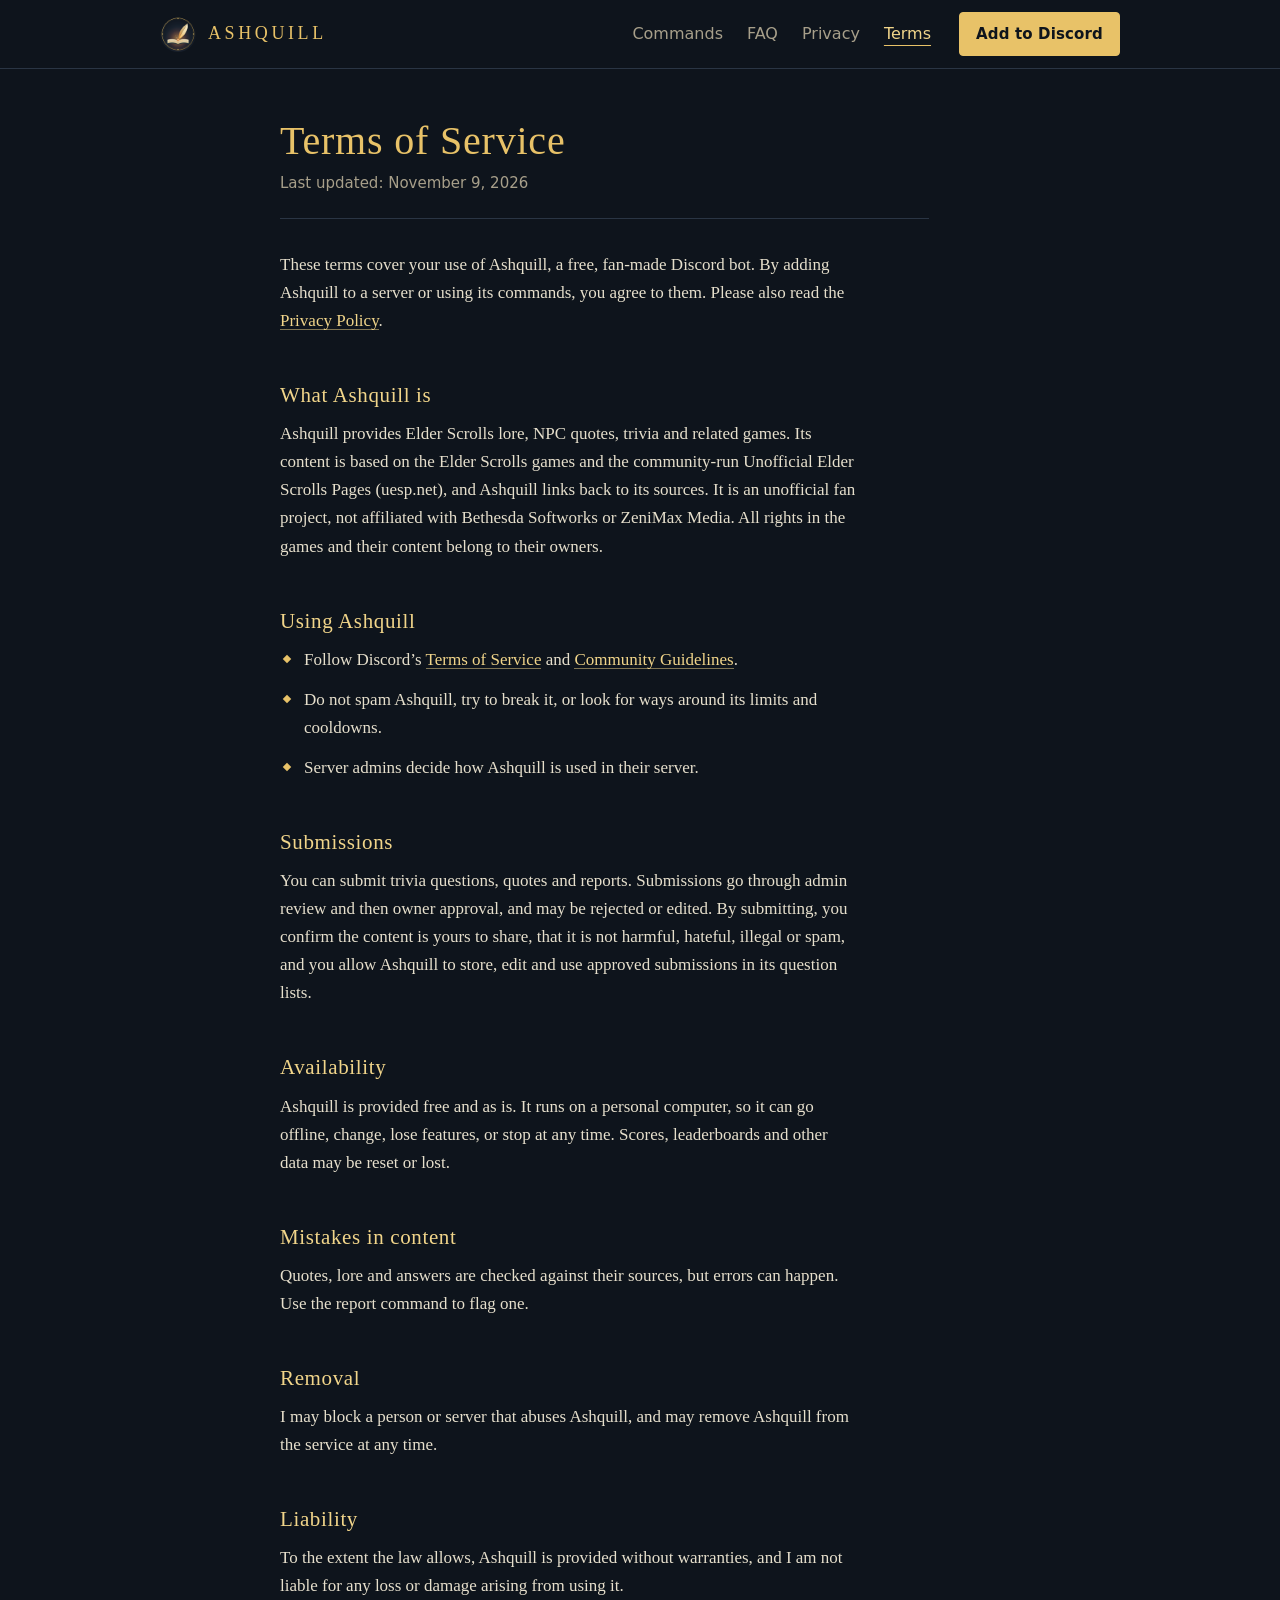
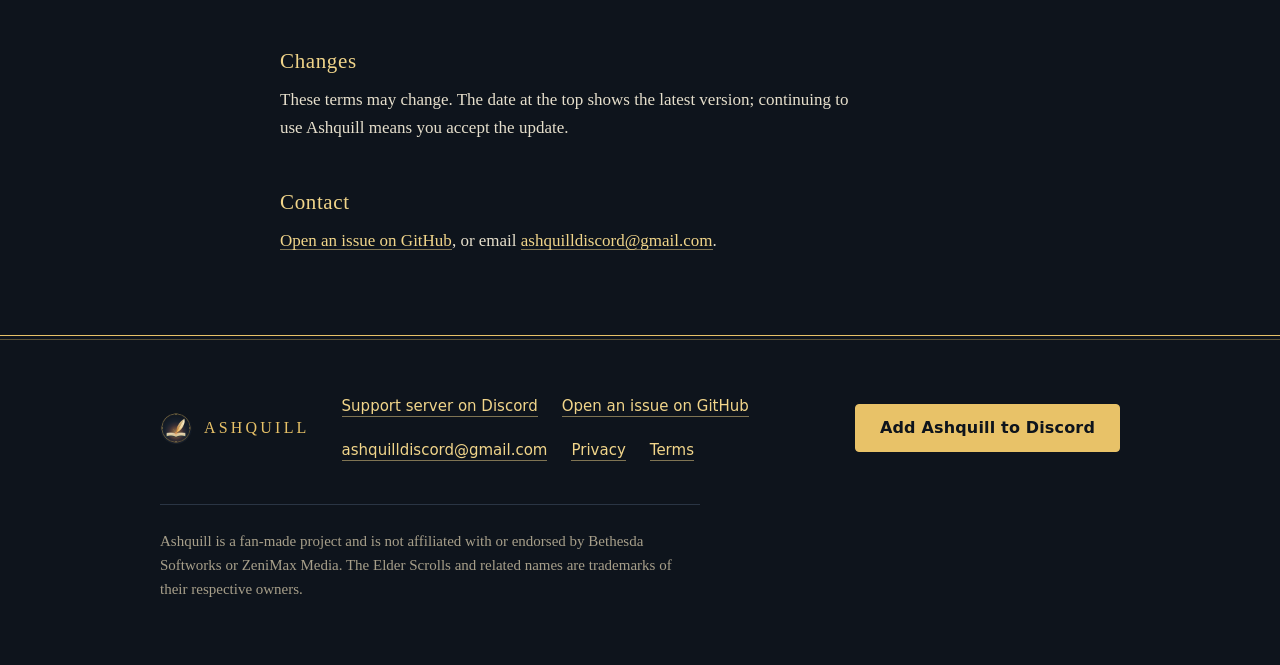
<file: terms.html>
<!DOCTYPE html>
<html lang="en">
<head>
<meta charset="utf-8">
<meta name="viewport" content="width=device-width, initial-scale=1">
<title>Terms of Service - Ashquill, a fan-made Elder Scrolls bot</title>
<meta name="description" content="The terms for using Ashquill, a free, fan-made Discord bot for Elder Scrolls lore, quotes and trivia: usage rules, submissions, availability and liability.">
<link rel="canonical" href="https://frenchietmh.github.io/ashquill/terms.html">
<link rel="icon" href="img/favicon-32.png" type="image/png" sizes="32x32">
<link rel="apple-touch-icon" href="img/apple-touch-icon.png" sizes="180x180">
<meta name="theme-color" content="#e8c268">
<meta property="og:type" content="website">
<meta property="og:site_name" content="Ashquill">
<meta property="og:title" content="Terms of Service - Ashquill, a fan-made Elder Scrolls bot">
<meta property="og:description" content="The terms for using Ashquill, a free, fan-made Discord bot for Elder Scrolls lore, quotes and trivia: usage rules, submissions, availability and liability.">
<meta property="og:url" content="https://frenchietmh.github.io/ashquill/terms.html">
<meta property="og:image" content="https://frenchietmh.github.io/ashquill/img/social-preview.jpg">
<meta property="og:image:type" content="image/jpeg">
<meta property="og:image:width" content="1200">
<meta property="og:image:height" content="630">
<meta property="og:image:alt" content="The Ashquill banner: the name Ashquill above the words Lore, Quotes, Trivia, beside a glowing quill writing in an open book, in gold on dark navy.">
<meta name="twitter:card" content="summary_large_image">
<meta name="twitter:title" content="Terms of Service - Ashquill, a fan-made Elder Scrolls bot">
<meta name="twitter:description" content="The terms for using Ashquill, a free, fan-made Discord bot for Elder Scrolls lore, quotes and trivia: usage rules, submissions, availability and liability.">
<meta name="twitter:image" content="https://frenchietmh.github.io/ashquill/img/social-preview.jpg">
<meta name="twitter:image:alt" content="The Ashquill banner: the name Ashquill above the words Lore, Quotes, Trivia, beside a glowing quill writing in an open book, in gold on dark navy.">
<link rel="stylesheet" href="styles.css">
</head>
<body>
<a class="skip" href="#main">Skip to content</a>

<header class="site-header">
  <div class="container">
    <a class="brand" href="index.html"><img src="img/logo-96.png" alt="" width="36" height="36">ASHQUILL</a>
    <nav class="site-nav" aria-label="Main">
      <ul>
        <li><a href="index.html#commands">Commands</a></li>
        <li><a href="index.html#faq">FAQ</a></li>
        <li><a href="privacy.html">Privacy</a></li>
        <li><a href="terms.html" aria-current="page">Terms</a></li>
      </ul>
    </nav>
    <a class="btn btn--small" href="https://discord.com/oauth2/authorize?client_id=1350625493149548565">Add to Discord</a>
  </div>
</header>

<main id="main" class="legal">
  <div class="container container--prose">
<article>
<h1>Terms of Service</h1>
<p class="meta">Last updated: November 9, 2026</p>

<p>These terms cover your use of Ashquill, a free, fan-made Discord bot. By adding Ashquill to a
server or using its commands, you agree to them. Please also read the <a href="privacy.html">Privacy Policy</a>.</p>

<h2>What Ashquill is</h2>
<p>Ashquill provides Elder Scrolls lore, NPC quotes, trivia and related games. Its content is based on the Elder Scrolls
games and the community-run Unofficial Elder Scrolls Pages (uesp.net), and Ashquill links back to its sources.
It is an unofficial fan project, not affiliated with Bethesda Softworks or ZeniMax Media. All rights in the games and
their content belong to their owners.</p>

<h2>Using Ashquill</h2>
<ul>
  <li>Follow Discord&rsquo;s <a href="https://discord.com/terms">Terms of Service</a> and
      <a href="https://discord.com/guidelines">Community Guidelines</a>.</li>
  <li>Do not spam Ashquill, try to break it, or look for ways around its limits and cooldowns.</li>
  <li>Server admins decide how Ashquill is used in their server.</li>
</ul>

<h2>Submissions</h2>
<p>You can submit trivia questions, quotes and reports. Submissions go through admin review and then owner approval, and may be
rejected or edited. By submitting, you confirm the content is yours to share, that it is not harmful, hateful, illegal or spam,
and you allow Ashquill to store, edit and use approved submissions in its question lists.</p>

<h2>Availability</h2>
<p>Ashquill is provided free and as is. It runs on a personal computer, so it can go offline, change, lose features,
or stop at any time. Scores, leaderboards and other data may be reset or lost.</p>

<h2>Mistakes in content</h2>
<p>Quotes, lore and answers are checked against their sources, but errors can happen. Use the report command to flag one.</p>

<h2>Removal</h2>
<p>I may block a person or server that abuses Ashquill, and may remove Ashquill from the service at any time.</p>

<h2>Liability</h2>
<p>To the extent the law allows, Ashquill is provided without warranties, and I am not liable for any loss or damage arising from using it.</p>

<h2>Changes</h2>
<p>These terms may change. The date at the top shows the latest version; continuing to use Ashquill means you accept the update.</p>

<h2>Contact</h2>
<p><a href="https://github.com/FrenchieTMH/ashquill/issues">Open an issue on GitHub</a>, or email <a href="mailto:ashquilldiscord@gmail.com">ashquilldiscord@gmail.com</a>.</p>
</article>
  </div>
</main>

<footer class="site-footer">
  <div class="container">
    <div class="footer-top">
      <p class="footer-brand"><img src="img/logo-96.png" alt="" width="32" height="32" loading="lazy">ASHQUILL</p>
      <ul class="footer-links">
        <li><a href="https://discord.gg/X2mpSVK5D3">Support server on Discord</a></li>
        <li><a href="https://github.com/FrenchieTMH/ashquill/issues">Open an issue on GitHub</a></li>
        <li><a href="mailto:ashquilldiscord@gmail.com">ashquilldiscord@gmail.com</a></li>
        <li><a href="privacy.html">Privacy</a></li>
        <li><a href="terms.html">Terms</a></li>
      </ul>
      <a class="btn" href="https://discord.com/oauth2/authorize?client_id=1350625493149548565">Add Ashquill to Discord</a>
    </div>
    <p class="disclaimer">Ashquill is a fan-made project and is not affiliated with or endorsed by Bethesda Softworks or ZeniMax Media.
    The Elder Scrolls and related names are trademarks of their respective owners.</p>
  </div>
</footer>
</body>
</html>
</file>
<file: styles.css>
/* Ashquill site styles. Design contract: Ashquill-redesign-notes/design-contract.md
   System fonts only. No external requests. */

:root {
  --bg: #0e141c;
  --panel: #151d28;
  --panel-2: #1b2533;
  --line: #2a3544;
  --line-strong: #5d6b7d;
  --text: #e6dfcc;
  --muted: #a79f8a;
  --gold: #e8c268;
  --gold-2: #f1d58a;
  --ember: 240, 160, 75; /* rgb triplet, glow only */
  --ink: #0e141c;

  --serif: "Iowan Old Style", "Palatino Linotype", Palatino, "Book Antiqua", Georgia, serif;
  --sans: system-ui, -apple-system, "Segoe UI", Roboto, "Helvetica Neue", Arial, sans-serif;
  --mono: ui-monospace, "Cascadia Mono", Consolas, "SFMono-Regular", Menlo, monospace;

  --s1: 4px; --s2: 8px; --s3: 12px; --s4: 16px; --s5: 24px;
  --s6: 32px; --s7: 48px; --s8: 64px; --s9: 96px;

  --gutter: 16px;
  --prose: 720px;
  --wide: 960px;
  --radius: 4px;
  color-scheme: dark;
}

@media (min-width: 600px) { :root { --gutter: 24px; } }

*, *::before, *::after { box-sizing: border-box; }
[hidden] { display: none !important; }

html { -webkit-text-size-adjust: 100%; text-size-adjust: 100%; scroll-padding-top: var(--s5); }
@media (prefers-reduced-motion: no-preference) { html { scroll-behavior: smooth; } }

body {
  margin: 0;
  background: var(--bg);
  color: var(--text);
  font: 1.0625rem/1.65 var(--serif);
  overflow-wrap: break-word;
}

img { max-width: 100%; height: auto; }

a { color: var(--gold-2); text-decoration-thickness: 1px; text-underline-offset: 3px; }
a:hover { text-decoration-thickness: 2px; }

:focus-visible { outline: 2px solid var(--gold-2); outline-offset: 3px; border-radius: 2px; }

h1, h2, h3 { font-family: var(--serif); font-weight: normal; line-height: 1.2; color: var(--gold); }
h1 { font-size: 2.25rem; margin: 0 0 var(--s2); letter-spacing: .02em; }
h2 { font-size: 1.5rem; margin: 0 0 var(--s4); letter-spacing: .03em; }
h3 { font-size: 1.25rem; margin: 0 0 var(--s2); }

p { margin: 0 0 var(--s4); }

code {
  font-family: var(--mono);
  font-size: .88em;
  background: var(--panel);
  border: 1px solid var(--line);
  border-radius: 3px;
  padding: .05em .4em;
  color: var(--gold-2);
  white-space: nowrap;
}

.visually-hidden {
  position: absolute !important; width: 1px; height: 1px; padding: 0; margin: -1px;
  overflow: hidden; clip: rect(0 0 0 0); white-space: nowrap; border: 0;
}

/* ---------- Skip link ---------- */
.skip {
  position: absolute; left: var(--s3); top: -100px; z-index: 10;
  background: var(--gold); color: var(--ink);
  font: 600 1rem/1 var(--sans); padding: 14px 18px; border-radius: var(--radius);
  text-decoration: none;
}
.skip:focus { top: var(--s3); }

/* ---------- Layout ---------- */
.container { width: 100%; max-width: calc(var(--wide) + 2 * var(--gutter)); margin: 0 auto; padding: 0 var(--gutter); }
.container--prose { max-width: calc(var(--prose) + 2 * var(--gutter)); }

/* ---------- Header / nav ---------- */
.site-header { border-bottom: 1px solid var(--line); }
.site-header .container {
  display: flex; flex-wrap: wrap; align-items: center; justify-content: space-between;
  gap: var(--s2) var(--s4); padding-top: var(--s3); padding-bottom: var(--s2);
}
.brand {
  display: inline-flex; align-items: center; gap: var(--s3); min-height: 44px;
  color: var(--gold); text-decoration: none; font-size: 1.125rem; letter-spacing: .2em;
}
.brand img { width: 36px; height: 36px; border-radius: 50%; display: block; }
.site-nav { order: 3; flex-basis: 100%; }
.site-nav ul { list-style: none; margin: 0 0 0 calc(-1 * var(--s3)); padding: 0; display: flex; flex-wrap: wrap; }
.site-nav a {
  display: flex; align-items: center; min-height: 44px; padding: 0 var(--s3);
  color: var(--muted); text-decoration: none; font: 1rem/1 var(--sans);
}
.site-nav a:hover { color: var(--gold-2); }
.site-nav a[aria-current="page"] { color: var(--gold-2); text-decoration: underline; text-decoration-color: var(--gold); text-underline-offset: 6px; }

@media (min-width: 760px) {
  .site-header .container { flex-wrap: nowrap; padding-bottom: var(--s3); }
  .site-nav { order: 0; flex-basis: auto; margin-left: auto; }
  .site-nav ul { margin: 0; }
}

/* ---------- Buttons ---------- */
.btn {
  display: inline-flex; align-items: center; justify-content: center; gap: var(--s2);
  min-height: 48px; padding: 0 var(--s5);
  background: var(--gold); color: var(--ink);
  font: 600 1rem/1.2 var(--sans); letter-spacing: .01em; text-decoration: none; text-align: center;
  border: 1px solid var(--gold); border-radius: var(--radius);
  transition: background-color .15s ease, border-color .15s ease;
}
.btn:hover { background: var(--gold-2); border-color: var(--gold-2); }
.btn:focus-visible { outline-offset: 3px; }
.btn--small { min-height: 44px; padding: 0 var(--s4); font-size: .9375rem; }
.btn svg { width: 18px; height: 18px; flex: none; }

.text-link {
  display: inline-flex; align-items: center; min-height: 48px; padding: 0 var(--s2);
  font: 1rem/1.2 var(--sans); color: var(--gold-2);
}

/* ---------- Ornament rule ---------- */
.rule {
  position: relative; height: 12px; margin: 0 auto; max-width: 420px;
  display: block; border: 0;
}
.rule::before {
  content: ""; position: absolute; left: 0; right: 0; top: 50%; height: 1px;
  background: linear-gradient(90deg, transparent, var(--gold) 20%, var(--gold) 80%, transparent);
  opacity: .7;
}
.rule::after {
  content: ""; position: absolute; left: 50%; top: 50%; width: 9px; height: 9px;
  background: var(--gold); transform: translate(-50%, -50%) rotate(45deg);
  box-shadow: 0 0 0 4px var(--bg);
}

/* ---------- Sections ---------- */
.section { padding: var(--s8) 0; }
.section + .section { border-top: 1px solid var(--line); }
.section-head { margin-bottom: var(--s6); max-width: 62ch; }
.kicker {
  display: block; font: 600 .8125rem/1.2 var(--sans); letter-spacing: .18em; text-transform: uppercase;
  color: var(--muted); margin-bottom: var(--s2);
}
.lede { color: var(--text); font-size: 1.125rem; }
.note { color: var(--muted); font-size: .9375rem; }

@media (min-width: 900px) { .section { padding: var(--s9) 0; } }

/* ---------- Hero ---------- */
.hero { padding: var(--s7) 0 var(--s8); text-align: center; }
.hero-logo {
  width: 168px; height: 168px; margin: 0 auto var(--s5); border-radius: 50%;
  display: block;
  box-shadow: 0 0 0 1px rgba(232, 194, 104, .35), 0 0 70px rgba(var(--ember), .22);
}
.hero h1 {
  font-size: clamp(2.25rem, 9vw, 3.25rem); letter-spacing: .22em; text-transform: uppercase;
  margin: 0 0 var(--s2); padding-left: .22em; /* balance trailing tracking */
}
.hero .kicker { margin-bottom: var(--s4); letter-spacing: .32em; color: var(--muted); }
.hero .rule { margin-bottom: var(--s5); max-width: 280px; }
.hero .tagline { font-size: 1.25rem; font-style: italic; color: var(--text); margin-bottom: var(--s3); }
.hero .what { max-width: 52ch; margin: 0 auto var(--s5); color: var(--muted); }
.hero-actions { display: flex; flex-wrap: wrap; gap: var(--s2) var(--s4); justify-content: center; align-items: center; }

@media (min-width: 600px) { .hero-logo { width: 192px; height: 192px; } .hero { padding-top: var(--s8); } }

/* ---------- Feature ledger ---------- */
.ledger { list-style: none; margin: 0; padding: 0; display: grid; grid-template-columns: 1fr; border-top: 1px solid var(--line); }
.ledger > li {
  display: grid; grid-template-columns: 2.5rem 1fr; gap: 0 var(--s3);
  padding: var(--s5) 0; border-bottom: 1px solid var(--line);
}
.ledger .num {
  font-family: var(--serif); color: var(--gold); font-size: 1.125rem; letter-spacing: .05em;
  padding-top: 2px; border-right: 1px solid var(--line); text-align: left;
}
.ledger h3 { font-size: 1.25rem; margin-bottom: var(--s2); }
.ledger p { margin: 0 0 var(--s3); }
.ledger .try { margin: 0; font: .9375rem/1.4 var(--sans); color: var(--muted); }
.ledger .try code { font-size: .9375rem; }

@media (min-width: 720px) {
  .ledger { grid-template-columns: 1fr 1fr; column-gap: var(--s7); border-top: 0; }
  .ledger > li { border-top: 1px solid var(--line); border-bottom: 0; }
  .ledger > li:last-child { grid-column: 1 / -1; }
  .ledger > li:last-child > div { max-width: 60ch; }
}

.sourced { margin-top: var(--s5); color: var(--muted); font-size: .9375rem; max-width: 62ch; }

/* ---------- Screenshots ---------- */
.shots { display: grid; grid-template-columns: 1fr; gap: var(--s6); margin: 0; padding: 0; list-style: none; }
.shot { margin: 0; }
.shot-frame {
  padding: var(--s2); background: var(--panel); border: 1px solid var(--line); border-radius: var(--radius);
  box-shadow: inset 0 0 0 3px var(--bg), inset 0 0 0 4px rgba(232, 194, 104, .25);
}
.shot img {
  display: block; width: 100%; height: auto;
  aspect-ratio: auto 4 / 3; /* natural ratio once the file exists; 4:3 box if it is missing */
  object-fit: contain; background: var(--panel-2);
  color: var(--muted); font: italic .875rem/1.4 var(--serif); /* alt text styling if the image is missing */
}
.shot figcaption { margin-top: var(--s3); color: var(--muted); font-style: italic; font-size: .9375rem; line-height: 1.5; }
.shot figcaption code { font-style: normal; }

.shot-frame > a { display: block; }
@media (min-width: 900px) {
  .shots { grid-template-columns: repeat(2, 1fr); gap: var(--s5); align-items: start; }
  .shots > li:last-child { grid-column: 1 / -1; } /* the wide Daggerfall shot gets a full row so its text stays readable */
}

/* ---------- Steps ---------- */
.steps { list-style: none; margin: 0; padding: 0; display: grid; gap: var(--s5); counter-reset: step; }
.steps > li { counter-increment: step; position: relative; padding-left: 60px; min-height: 44px; }
.steps > li::before {
  content: counter(step);
  position: absolute; left: 0; top: -4px; width: 44px; height: 44px; border-radius: 50%;
  display: grid; place-items: center;
  font: 1.375rem/1 var(--serif); color: var(--gold);
  border: 1px solid var(--gold); box-shadow: inset 0 0 0 3px var(--bg), inset 0 0 0 4px var(--line);
}
.steps > li:not(:last-child)::after {
  content: ""; position: absolute; left: 22px; top: 48px; bottom: calc(-1 * var(--s5) + 4px); width: 1px; background: var(--line);
}
.steps h3 { font-size: 1.125rem; margin-bottom: var(--s1); color: var(--gold-2); }
.steps p { margin: 0 0 var(--s2); }

@media (min-width: 720px) {
  .steps { grid-template-columns: repeat(3, 1fr); gap: var(--s6); }
  .steps > li { padding-left: 0; padding-top: 60px; }
  .steps > li:not(:last-child)::after { left: 56px; right: calc(-1 * var(--s6)); top: 22px; bottom: auto; width: auto; height: 1px; }
}

.aside {
  margin-top: var(--s6); padding: var(--s4) var(--s5); border: 1px solid var(--line); border-left: 3px solid var(--gold);
  background: var(--panel); border-radius: 0 var(--radius) var(--radius) 0; max-width: 62ch;
}
.aside p { margin: 0; }
.aside p + p { margin-top: var(--s3); }
.aside strong { color: var(--gold-2); font-weight: normal; }

/* ---------- Command list ---------- */
.filter { margin: 0 0 var(--s6); max-width: 420px; }
.filter label { display: block; font: 600 .875rem/1.4 var(--sans); color: var(--muted); margin-bottom: var(--s2); }
.filter input {
  width: 100%; min-height: 48px; padding: 0 var(--s4);
  background: var(--panel); color: var(--text); font: 1rem/1.2 var(--mono);
  border: 1px solid var(--line-strong); border-radius: var(--radius);
}
.filter input::placeholder { color: var(--muted); opacity: 1; }
.filter input:focus-visible { outline: 2px solid var(--gold-2); outline-offset: 2px; border-color: var(--gold); }
.filter-status { margin: var(--s2) 0 0; font: .875rem/1.4 var(--sans); color: var(--muted); min-height: 1.4em; }

.cmd-group { margin-bottom: var(--s7); }
.cmd-group:last-child { margin-bottom: 0; }
.cmd-group h3 {
  display: flex; align-items: center; gap: var(--s3);
  font-size: 1rem; letter-spacing: .16em; text-transform: uppercase; color: var(--gold); margin-bottom: var(--s2);
}
.cmd-group h3::after { content: ""; flex: 1; height: 1px; background: var(--line); }
.cmd-group > .note { margin-bottom: var(--s3); max-width: 62ch; }

.cmds { list-style: none; margin: 0; padding: 0; border-top: 1px solid var(--line); }
.cmds > li {
  display: grid; grid-template-columns: 1fr; gap: var(--s1) var(--s5);
  padding: var(--s3) 0; border-bottom: 1px solid var(--line);
}
.cmds > li > code:first-child {
  justify-self: start; background: transparent; border: 0; padding: 0;
  font-size: 1rem; color: var(--gold-2); white-space: normal;
}
.cmds .desc { font-size: 1rem; line-height: 1.6; }
.cmds .desc code { font-size: .875em; }
@media (min-width: 640px) { .cmds > li { grid-template-columns: 13rem 1fr; align-items: baseline; } }

.notes { list-style: none; margin: var(--s4) 0 0; padding: 0; display: grid; gap: var(--s2); }
.notes > li { position: relative; padding-left: var(--s5); color: var(--muted); font-size: .9375rem; line-height: 1.6; }
.notes > li::before, .legal li::before {
  content: ""; position: absolute; left: 4px; top: .62em; width: 6px; height: 6px;
  background: var(--gold); transform: rotate(45deg);
}
.notes strong { color: var(--text); font-weight: normal; }

.no-match { color: var(--muted); font-style: italic; }

/* ---------- FAQ ---------- */
.faq { border-top: 1px solid var(--line); max-width: var(--prose); }
.faq details { border-bottom: 1px solid var(--line); }
.faq summary {
  list-style: none; cursor: pointer; display: flex; align-items: center; justify-content: space-between; gap: var(--s4);
  min-height: 56px; padding: var(--s3) 0; font-size: 1.125rem; color: var(--text);
}
.faq summary::-webkit-details-marker { display: none; }
.faq summary::after {
  content: ""; flex: none; width: 9px; height: 9px; margin-right: 6px;
  border-right: 1.5px solid var(--gold); border-bottom: 1.5px solid var(--gold);
  transform: rotate(45deg) translate(-2px, -2px);
}
.faq details[open] summary::after { transform: rotate(-135deg) translate(-2px, -2px); }
.faq summary:hover { color: var(--gold-2); }
.faq .answer { padding: 0 0 var(--s4); max-width: 62ch; }
.faq .answer p:last-child { margin-bottom: 0; }

/* ---------- Policies strip ---------- */
.policies { list-style: none; margin: 0; padding: 0; display: flex; flex-wrap: wrap; gap: 0 var(--s5); }
.policies a { display: inline-flex; align-items: center; min-height: 44px; }

/* ---------- Legal pages ---------- */
.legal { padding: var(--s7) 0 var(--s8); }
.legal h1 { font-size: clamp(2rem, 7vw, 2.5rem); }
.legal h1 + .meta { color: var(--muted); font: .9375rem/1.4 var(--sans); margin: 0 0 var(--s6); padding-bottom: var(--s5); border-bottom: 1px solid var(--line); position: relative; }
.legal h2 { font-size: 1.3125rem; color: var(--gold-2); margin: var(--s7) 0 var(--s3); }
.legal ul { list-style: none; padding: 0; margin: 0 0 var(--s4); }
.legal li { position: relative; padding-left: var(--s5); margin: 0 0 var(--s3); }
.legal strong { color: var(--gold-2); font-weight: normal; }
.legal p, .legal li { max-width: 68ch; }

/* ---------- Footer ---------- */
.site-footer {
  margin-top: 0; padding: var(--s7) 0 var(--s8);
  border-top: 1px solid var(--gold);
  box-shadow: inset 0 3px 0 var(--bg), inset 0 4px 0 rgba(232, 194, 104, .35);
  color: var(--muted); font-size: .9375rem;
}
.footer-top { display: grid; gap: var(--s5); margin-bottom: var(--s6); }
.footer-brand { display: flex; align-items: center; gap: var(--s3); color: var(--gold); letter-spacing: .2em; font-size: 1rem; margin: 0; }
.footer-brand img { width: 32px; height: 32px; border-radius: 50%; }
.footer-links { list-style: none; margin: 0; padding: 0; display: flex; flex-wrap: wrap; gap: 0 var(--s5); }
.footer-links a { display: inline-flex; align-items: center; min-height: 44px; font-family: var(--sans); }
.disclaimer { margin: 0; padding-top: var(--s5); border-top: 1px solid var(--line); max-width: 72ch; line-height: 1.6; }

@media (min-width: 760px) {
  .footer-top { grid-template-columns: auto 1fr auto; align-items: center; gap: var(--s6); }
}

/* ---------- Touches (see Ashquill-redesign-notes/whimsy-notes.md) ---------- */

/* 1. Quill-ink underline: a faint hairline at rest; on hover/focus a 2px gold stroke
   is drawn over it from left to right. Only background-size changes: no layout shift. */
main a:not([class]), .site-footer a:not([class]), .text-link {
  text-decoration: none;
  background-image: linear-gradient(var(--gold), var(--gold)), linear-gradient(rgba(241, 213, 138, .5), rgba(241, 213, 138, .5));
  background-repeat: no-repeat;
  background-size: 0% 2px, 100% 1px;
  background-position: 0 100%, 0 100%;
  transition: background-size .45s cubic-bezier(.4, 0, .2, 1);
}
/* flex links are 44-48px tall boxes: put the line under the text, not at the box bottom */
.site-footer a:not([class]), .policies a:not([class]), .text-link { background-position: 0 calc(50% + .72em), 0 calc(50% + .72em); }
.text-link { background-origin: content-box; } /* line spans the words, not the padding */
main a:not([class]):hover, main a:not([class]):focus-visible,
.site-footer a:not([class]):hover, .site-footer a:not([class]):focus-visible,
.text-link:hover, .text-link:focus-visible { background-size: 100% 2px, 100% 1px; }
@media (forced-colors: active) {
  main a:not([class]), .site-footer a:not([class]), .text-link { text-decoration: underline; background-image: none; }
}

/* 2. Ember breath: a soft amber glow behind the hero logo slowly brightens and dims.
   Opacity only, on a pseudo-element behind the logo. */
.hero { position: relative; isolation: isolate; }
.hero::before {
  content: ""; position: absolute; z-index: -1; pointer-events: none;
  left: 50%; top: calc(var(--s7) + 84px); width: 280px; height: 280px;
  transform: translate(-50%, -50%); border-radius: 50%;
  background: radial-gradient(closest-side, rgba(var(--ember), .26), rgba(var(--ember), .08) 60%, transparent);
  opacity: .7;
  animation: ember-breath 9s ease-in-out infinite;
}
@media (min-width: 600px) { .hero::before { top: calc(var(--s8) + 96px); width: 330px; height: 330px; } }
@keyframes ember-breath {
  0%, 100% { opacity: .55; }
  30% { opacity: .85; }
  52% { opacity: .62; }
  78% { opacity: .78; }
}

@media (prefers-reduced-motion: reduce) {
  *, *::before, *::after { transition: none !important; scroll-behavior: auto !important; }
  .hero::before { animation: none; opacity: .7; }
}

@media print {
  body { background: #fff; color: #000; }
  .site-header .btn, .skip, .filter { display: none !important; }
  a { color: #000; }
  main a:not([class]), .site-footer a:not([class]), .text-link { text-decoration: underline; background-image: none; }
  .hero::before { display: none; }
}
</file>
